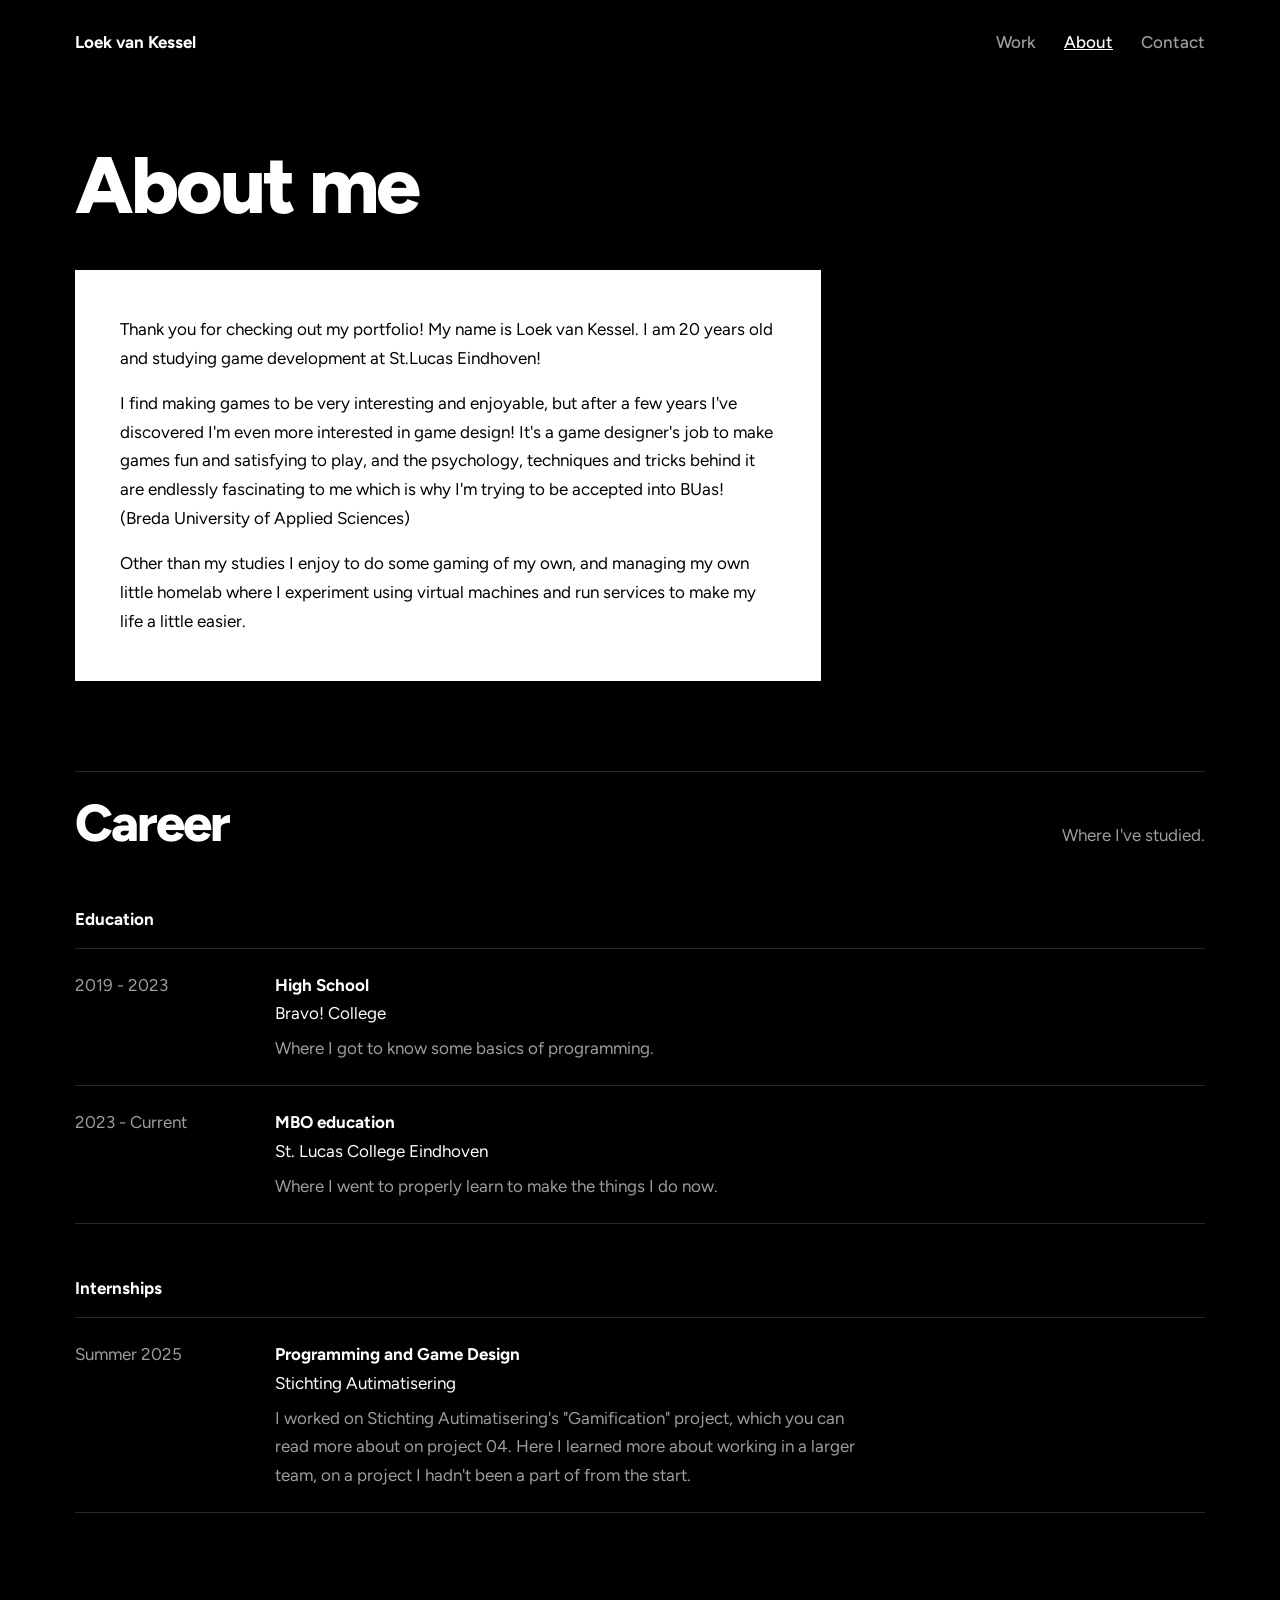
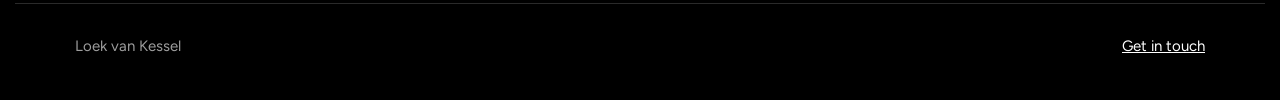
<file: about.html>
<!DOCTYPE html>
<html lang="en">
<head>
  <meta charset="utf-8">
  <meta name="viewport" content="width=device-width, initial-scale=1">
  <title>About - Loek van Kessel</title>
  <meta name="description" content="Background, education and experience.">
  <link href="https://fonts.googleapis.com/css2?family=Figtree:wght@400;500;600;700;800&display=swap" rel="stylesheet">
  <link rel="stylesheet" href="style.css">
  <script src="script.js" defer></script>
</head>

<body>

<div class="wrap topbar">
  <a href="index.html" class="myname">Loek van Kessel</a>
  <div class="menu">
    <a href="index.html">Work</a>
    <a href="about.html" class="current">About</a>
    <a href="index.html#contact">Contact</a>
  </div>
</div>


<div class="wrap pagetitle">
  <h1>About me</h1>
</div>


<div class="wrap">

  <div class="aboutbox">
    <p>Thank you for checking out my portfolio! My name is Loek van Kessel. I am 20 years old and studying game development at St.Lucas Eindhoven!</p>
    <p>I find making games to be very interesting and enjoyable, but after a few years I've discovered I'm even more interested in game design! It's a game designer's job to make games fun and satisfying to play, and the psychology, techniques and tricks behind it are endlessly fascinating to me which is why I'm trying to be accepted into BUas! (Breda University of Applied Sciences)</p>
    <p>Other than my studies I enjoy to do some gaming of my own, and managing my own little homelab where I experiment using virtual machines and run services to make my life a little easier.</p>
  </div>


  <!-- CAREER
       copy or delete one whole <div class="entry"> block to add
       or remove something -->
  <div class="career">

    <div class="section-top">
      <h2>Career</h2>
      <p>Where I've studied.</p>
    </div>

    <div class="careergroup">
      <h3>Education</h3>

      <div class="entry">
        <p class="date">2019 - 2023</p>
        <div>
          <h4>High School</h4>
          <p>Bravo! College</p>
          <p class="what">Where I got to know some basics of programming.</p>
        </div>
      </div>

      <div class="entry">
        <p class="date">2023 - Current</p>
        <div>
          <h4>MBO education</h4>
          <p>St. Lucas College Eindhoven</p>
          <p class="what">Where I went to properly learn to make the things I do now.</p>
        </div>
      </div>

    </div>

    <div class="careergroup">
      <h3>Internships</h3>

      <div class="entry">
        <p class="date">Summer 2025</p>
        <div>
          <h4>Programming and Game Design</h4>
          <p>Stichting Autimatisering</p>
          <p class="what">I worked on Stichting Autimatisering's "Gamification" project, which you can read more about on project 04. Here I learned more about working in a larger team, on a project I hadn't been a part of from the start.</p>
        </div>
      </div>

    </div>

  </div>

</div>


<div class="wrap footer" style="margin-top: 90px;">
  <p>Loek van Kessel</p>
  <p><a href="index.html#contact">Get in touch</a></p>
</div>

</body>
</html>
</file>
<file: style.css>
/* styles for my portfolio site */
/* black background, white text, white boxes for the project text */

* {
  box-sizing: border-box;
}

body {
  background-color: black;
  color: white;
  font-family: "Figtree", Arial, sans-serif;
  font-size: 17px;
  line-height: 1.7;
  margin: 0;
}

h1, h2, h3, h4, p {
  margin: 0;
}

ul {
  margin: 0;
  padding: 0;
  list-style: none;
}

a {
  color: white;
}

img, iframe {
  display: block;
  max-width: 100%;
  border: none;
}

/* keeps everything in the middle of the screen */
.wrap {
  max-width: 1250px;
  margin: 0 auto;
  padding-left: 60px;
  padding-right: 60px;
}


/* ---------- top of the page ---------- */

.topbar {
  display: flex;
  justify-content: space-between;
  align-items: center;
  padding-top: 28px;
  padding-bottom: 28px;
}

.topbar .myname {
  font-weight: 700;
  text-decoration: none;
}

.menu {
  display: flex;
  gap: 28px;
}

.menu a {
  color: #9d9d9d;
  text-decoration: none;
  font-weight: 500;
}

.menu a:hover {
  color: white;
}

.menu .current {
  color: white;
  text-decoration: underline;
}


/* ---------- hero ---------- */

.hero {
  padding-top: 60px;
}

.hello {
  color: #9d9d9d;
  font-size: 22px;
}

.hero h1 {
  font-size: 96px;
  font-weight: 800;
  line-height: 0.95;
  letter-spacing: -3px;
  margin-top: 10px;
}

.intro {
  color: #9d9d9d;
  font-size: 20px;
  max-width: 520px;
  margin-top: 24px;
}


/* ---------- the boxes that hold a video or a picture ---------- */

.media {
  background-color: #101010;
  border: 1px solid #2a2a2a;
  aspect-ratio: 16 / 9;
  overflow: hidden;
  display: flex;
  align-items: center;
  justify-content: center;
}

.media img, .media iframe {
  width: 100%;
  height: 100%;
  object-fit: cover;
}

.media.nocrop img {
  object-fit: contain;
}

.media.ownshape img {
  height: auto;
  object-fit: contain;
}

/* the grey "screenshot goes here" text */
.media p {
  color: #6f6f6f;
  font-size: 15px;
  text-align: center;
  padding: 10px;
}

.banner {
  aspect-ratio: 21 / 9;
  margin-top: 70px;
}


/* ---------- sections ---------- */

.section {
  padding-top: 90px;
  padding-bottom: 90px;
}

.section-top {
  display: flex;
  justify-content: space-between;
  align-items: baseline;
  border-top: 1px solid #2a2a2a;
  padding-top: 25px;
  margin-bottom: 55px;
}

.section-top h2 {
  font-size: 52px;
  font-weight: 800;
  letter-spacing: -2px;
  line-height: 1;
}

.section-top p {
  color: #9d9d9d;
}


/* ---------- projects ---------- */

.project {
  display: flex;
  align-items: center;
  justify-content: space-between;   /* puts the gap between the two */
  margin-bottom: 90px;
}

.project .picture {
  width: 56%;
}

.project .textbox {
  width: 40%;
  background-color: white;
  color: black;
  padding: 40px;
}

/* every second project has the video on the other side */
.project:nth-child(even) {
  flex-direction: row-reverse;
}

.textbox a {
  color: black;
}

.number {
  color: #565656;
  font-size: 15px;
}

.textbox h3 {
  font-size: 34px;
  font-weight: 800;
  line-height: 1.1;
  letter-spacing: -1px;
  margin-top: 8px;
}

.textbox p {
  margin-top: 14px;
}

.tags {
  display: flex;
  flex-wrap: wrap;
  gap: 6px;
  margin-top: 20px;
}

.tags li {
  border: 1px solid #cccccc;
  border-radius: 20px;
  padding: 1px 10px;
  color: #565656;
  font-size: 14px;
  font-weight: 500;
}

.links {
  margin-top: 20px;
  font-weight: 700;
}

.links a {
  margin-right: 20px;
}


/* ---------- the white box at the end of the projects ---------- */

.morebox {
  background-color: white;
  color: black;
  padding: 45px;
}

.morebox a {
  color: black;
}

.morebox h3 {
  font-size: 30px;
  font-weight: 800;
  letter-spacing: -1px;
}

.morebox p {
  margin-top: 14px;
  max-width: 700px;
}

.morebox .morelink {
  display: inline-block;
  margin-top: 20px;
  font-weight: 700;
}


/* ---------- contact ---------- */

.email {
  font-size: 60px;
  font-weight: 800;
  letter-spacing: -2px;
  display: inline-block;
  word-break: break-word;
}

.social {
  margin-top: 30px;
  font-weight: 600;
}

.social a {
  margin-right: 28px;
}


/* ---------- about page ---------- */

.pagetitle {
  padding-top: 60px;
  padding-bottom: 45px;
}

.pagetitle h1 {
  font-size: 80px;
  font-weight: 800;
  letter-spacing: -3px;
  line-height: 1;
}

.about-top {
  display: flex;
  gap: 30px;
}

.aboutbox {
  width: 66%;
  background-color: white;
  color: black;
  padding: 45px;
  /* centers the text so the box lines up with the photo next to it */
  display: flex;
  flex-direction: column;
  justify-content: center;
}

.aboutbox p + p {
  margin-top: 16px;
}

.photo {
  width: 34%;
  aspect-ratio: 4 / 5;
  background-color: #101010;
  border: 1px solid #2a2a2a;
  overflow: hidden;
  display: flex;
  align-items: center;
  justify-content: center;
}

.photo img {
  width: 100%;
  height: 100%;
  object-fit: cover;
}

.photo p {
  color: #6f6f6f;
  font-size: 15px;
}

.career {
  margin-top: 90px;
}

.careergroup {
  margin-bottom: 50px;
}

.careergroup h3 {
  font-size: 17px;
  font-weight: 700;
  border-bottom: 1px solid #2a2a2a;
  padding-bottom: 14px;
}

.entry {
  display: flex;
  gap: 30px;
  border-bottom: 1px solid #2a2a2a;
  padding-top: 22px;
  padding-bottom: 22px;
}

.entry .date {
  color: #9d9d9d;
  width: 170px;
  flex-shrink: 0;
}

.entry h4 {
  font-size: 17px;
  font-weight: 700;
}

.entry .what {
  color: #9d9d9d;
  margin-top: 6px;
  max-width: 600px;
}


/* ---------- bottom of the page ---------- */

.footer {
  display: flex;
  justify-content: space-between;
  border-top: 1px solid #2a2a2a;
  padding-top: 30px;
  padding-bottom: 40px;
  color: #9d9d9d;
  font-size: 15px;
}


/* ---------- youtube videos ---------- */
/* the thumbnail with the play button, before you click it */

.video-button {
  width: 100%;
  height: 100%;
  padding: 0;
  border: none;
  background: none;
  cursor: pointer;
  position: relative;
}

.video-button img {
  opacity: 0.8;
}

.video-button:hover img {
  opacity: 1;
}

.play-circle {
  position: absolute;
  top: 50%;
  left: 50%;
  margin-top: -35px;
  margin-left: -35px;
  width: 70px;
  height: 70px;
  background-color: white;
  border-radius: 50%;
}

/* the little triangle in the middle of the circle */
.play-circle:after {
  content: "";
  position: absolute;
  top: 24px;
  left: 28px;
  border-left: 18px solid black;
  border-top: 11px solid transparent;
  border-bottom: 11px solid transparent;
}

.video-button:hover .play-circle {
  background-color: #eeeeee;
}


/* ---------- phones and small screens ---------- */

@media (max-width: 800px) {

  .wrap {
    padding-left: 20px;
    padding-right: 20px;
  }

  .hero h1 {
    font-size: 44px;
    letter-spacing: -1px;
  }

  .pagetitle h1 {
    font-size: 40px;
    letter-spacing: -1px;
  }

  .section-top h2 {
    font-size: 32px;
    letter-spacing: -1px;
  }

  .section {
    padding-top: 60px;
    padding-bottom: 60px;
  }

  .intro {
    font-size: 18px;
  }

  .banner {
    aspect-ratio: 16 / 9;
  }

  /* projects go under each other instead of next to each other */
  .project {
    display: block;
    margin-bottom: 60px;
  }

  .project .picture {
    width: auto;
  }

  .project .textbox {
    width: auto;
    margin-top: 20px;
    padding: 25px;
  }

  .textbox h3 {
    font-size: 26px;
  }

  .about-top {
    display: block;
  }

  .aboutbox {
    width: auto;
    padding: 25px;
  }

  .photo {
    width: auto;
    aspect-ratio: 3 / 2;
    margin-top: 20px;
  }

  .entry {
    display: block;
  }

  .entry .date {
    width: auto;
  }

  .email {
    font-size: 30px;
    letter-spacing: -1px;
  }

  .play-circle {
    width: 54px;
    height: 54px;
    margin-top: -27px;
    margin-left: -27px;
  }

  .play-circle:after {
    top: 17px;
    left: 21px;
    border-left: 15px solid black;
    border-top: 9px solid transparent;
    border-bottom: 9px solid transparent;
  }

  .footer {
    display: block;
  }
}
</file>
